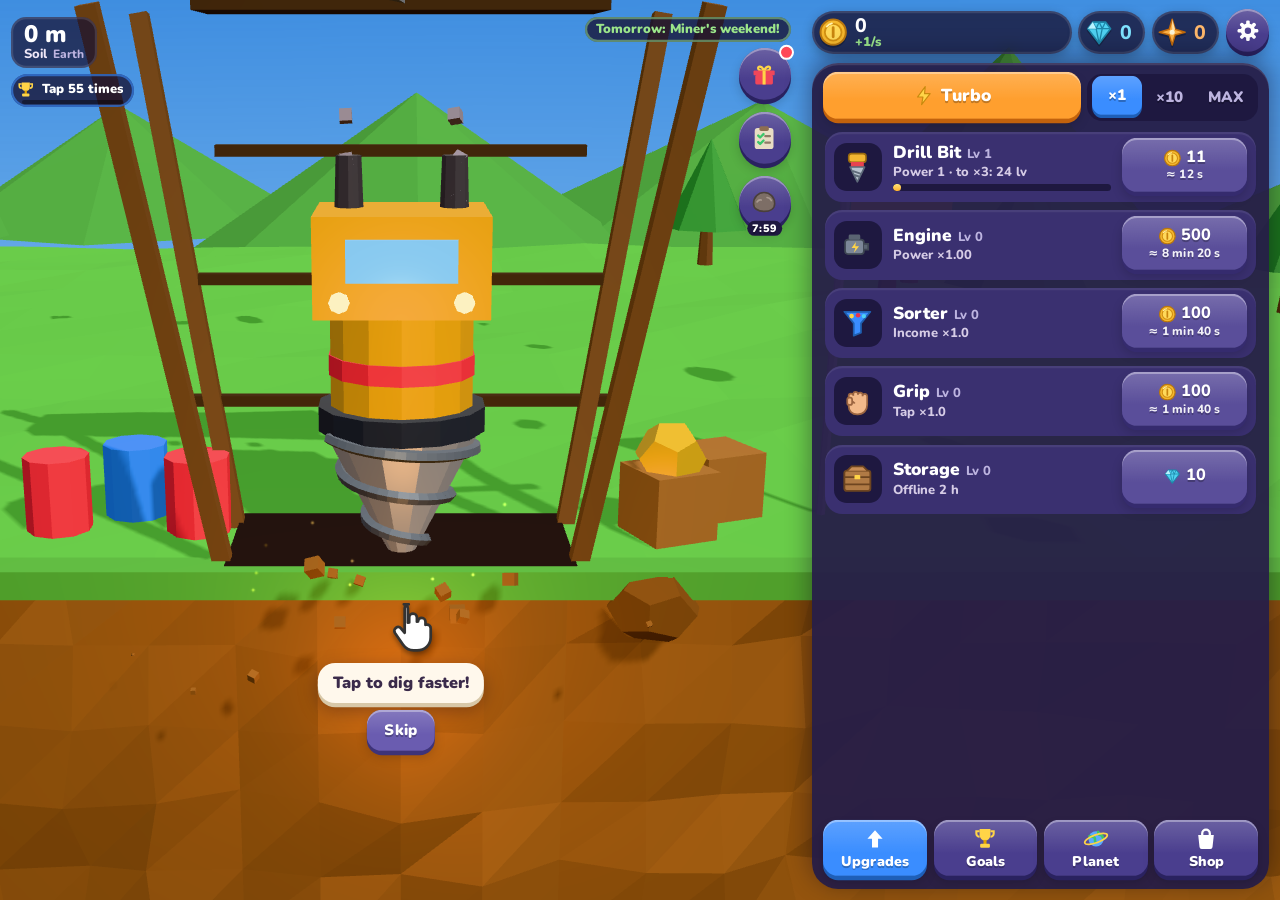
<file: deep-drill/index.html>
<!doctype html>
<html lang="en">
<head>
  <meta charset="utf-8">
  <meta name="viewport" content="width=device-width,initial-scale=1,maximum-scale=1,user-scalable=no,viewport-fit=cover">
  <title>Deeper! Idle Drill</title>
  <link rel="preload" href="fonts/nunito-latin-900.woff2" as="font" type="font/woff2" crossorigin>
  <link rel="stylesheet" href="css/style.css?v=95cc68b8">
  <script src="https://sdk.crazygames.com/crazygames-sdk-v3.js" onerror="window.__NO_SDK__=true"></script>
</head>
<body>
  <canvas id="game"></canvas>
  <div id="ui"></div>
  <div id="loader"><div class="ltitle">DEEPER!</div><div class="bar"><i></i></div></div>
  <script src="js/platform.js?v=95cc68b8"></script>
  <script src="js/i18n.js?v=95cc68b8"></script>
  <script src="js/audio.js?v=95cc68b8"></script>
  <script src="js/save.js?v=95cc68b8"></script>
  <script src="js/input.js?v=95cc68b8"></script>
  <script src="js/game/formulas.js?v=95cc68b8"></script>
  <script src="js/game/data.js?v=95cc68b8"></script>
  <script src="js/game/looks.js?v=95cc68b8"></script>
  <script src="js/game/retention.js?v=95cc68b8"></script>
  <script src="js/game/crystal.js?v=95cc68b8"></script>
  <script src="js/game/sim.js?v=95cc68b8"></script>
  <script src="js/game/goals.js?v=95cc68b8"></script>
  <script src="js/ui.js?v=95cc68b8"></script>
  <script type="module" src="js/game/render3d.js?v=95cc68b8"></script>
  <script type="module" src="js/main.js?v=95cc68b8"></script>
</body>
</html>
</file>
<file: deep-drill/css/style.css>
@font-face { font-family: "Nunito"; font-weight: 800; font-display: swap; src: url("../fonts/nunito-latin-800.woff2") format("woff2"); unicode-range: U+0000-00FF, U+0131, U+0152-0153, U+02BB-02BC, U+02C6, U+02DA, U+02DC, U+2000-206F, U+2074, U+20AC, U+2122, U+2191, U+2193, U+2212, U+2215, U+FEFF, U+FFFD; }
@font-face { font-family: "Nunito"; font-weight: 900; font-display: swap; src: url("../fonts/nunito-latin-900.woff2") format("woff2"); unicode-range: U+0000-00FF, U+0131, U+0152-0153, U+02BB-02BC, U+02C6, U+02DA, U+02DC, U+2000-206F, U+2074, U+20AC, U+2122, U+2191, U+2193, U+2212, U+2215, U+FEFF, U+FFFD; }
@font-face { font-family: "Nunito"; font-weight: 800; font-display: swap; src: url("../fonts/nunito-cyrillic-800.woff2") format("woff2"); unicode-range: U+0301, U+0400-045F, U+0490-0491, U+04B0-04B1, U+2116; }
@font-face { font-family: "Nunito"; font-weight: 900; font-display: swap; src: url("../fonts/nunito-cyrillic-900.woff2") format("woff2"); unicode-range: U+0301, U+0400-045F, U+0490-0491, U+04B0-04B1, U+2116; }
:root {
  --font: "Nunito", system-ui, -apple-system, "Segoe UI", Roboto, Arial, sans-serif;
  --mut: #BDB4E0;
  --panel: rgba(38, 30, 72, .95);
  --card: #3A3070;
  --card2: #463B86;
  --deep: #1E1840;
  --rim: rgba(255, 255, 255, .12);
  --gold: #FFD447;
  --gem: #7FE3FF;
  --r: 16px;
  --shadow: 0 6px 18px rgba(10, 6, 30, .35);
}
html, body {
  margin: 0; height: 100%; overflow: hidden; background: #17122C; color: #fff;
  touch-action: none; overscroll-behavior: none;
  -webkit-user-select: none; -moz-user-select: none; -ms-user-select: none; user-select: none;
  -webkit-touch-callout: none; -webkit-tap-highlight-color: transparent; font-family: var(--font); font-weight: 800;
}
#game { display: block; position: fixed; inset: 0; width: 100%; height: 100%; z-index: 0; }
#fx { position: fixed; inset: 0; width: 100%; height: 100%; z-index: 1; pointer-events: none; }
#ui { position: fixed; inset: 0; pointer-events: none; z-index: 2; }
#ui .interactive { pointer-events: auto; }

#loader {
  position: fixed; inset: 0; z-index: 20; display: flex; flex-direction: column; align-items: center; justify-content: center; gap: 22px;
  background: radial-gradient(circle at 50% 40%, #3A2E6E, #17122C 70%); transition: opacity .3s;
}
#loader.out { opacity: 0; }
.ltitle { font: 900 56px/1 var(--font); color: var(--gold); -webkit-text-stroke: 7px #4A2408; paint-order: stroke fill; letter-spacing: .02em;
  filter: drop-shadow(0 5px 0 #2A1404); }
.bar { width: min(64vw, 280px); height: 18px; background: var(--deep); border-radius: 99px; overflow: hidden; box-shadow: inset 0 2px 4px rgba(0,0,0,.4); }
.bar i { display: block; height: 100%; width: 0; background: linear-gradient(#FFE27A, #FFB02E); border-radius: 99px; transition: width .2s; }

.ic { width: 1.25em; height: 1.25em; flex: none; display: block; }
img.ic.pet { object-fit: contain; }

/* ---------- layout ---------- */
#app {
  position: fixed; inset: 0; margin: auto; box-sizing: border-box;
  display: grid; gap: 0;
  padding: env(safe-area-inset-top) env(safe-area-inset-right) 0 env(safe-area-inset-left);
  grid-template-columns: minmax(0, 1fr);
  grid-template-rows: auto minmax(0, 1fr) auto;
  grid-template-areas: "hud" "scene" "sheet";
}
#hud { grid-area: hud; }
#sceneBox { grid-area: scene; position: relative; min-height: 0; }
#sheet { grid-area: sheet; }
@media (min-aspect-ratio: 1/1) {
  #app {
    padding: calc(env(safe-area-inset-top) + 10px) calc(env(safe-area-inset-right) + 10px) calc(env(safe-area-inset-bottom) + 10px) env(safe-area-inset-left);
    grid-template-columns: minmax(0, 1fr) clamp(330px, 36%, 460px);
    grid-template-rows: auto minmax(0, 1fr);
    grid-template-areas: "scene hud" "scene sheet";
    column-gap: 10px; row-gap: 8px;
  }
}

/* ---------- buttons ---------- */
.btn {
  --c: #6A5CB0; --s: #3E3378;
  position: relative; display: inline-flex; align-items: center; justify-content: center; gap: .4em;
  border: 0; margin: 0; padding: 8px 14px; min-height: 44px; min-width: 44px; box-sizing: border-box; border-radius: 14px;
  font: 900 16px/1.1 var(--font); color: #fff; letter-spacing: .01em;
  background: linear-gradient(rgba(255,255,255,.18), rgba(255,255,255,0) 60%), var(--c);
  box-shadow: 0 4px 0 var(--s), inset 0 2px 0 rgba(255,255,255,.35), 0 6px 10px rgba(0,0,0,.18);
  cursor: pointer; outline: none; text-shadow: 0 2px 0 rgba(0,0,0,.25);
  transition: transform .08s, box-shadow .08s, opacity .15s, filter .15s;
  touch-action: manipulation; translate: 0 -2px;
}
.btn:active:not(:disabled) { transform: translateY(3px); box-shadow: 0 1px 0 var(--s), inset 0 2px 0 rgba(255,255,255,.25); }
.btn.pop { animation: pop .16s ease-out; }
.btn:disabled { opacity: .5; cursor: default; filter: saturate(.35); }
.btn:focus-visible { filter: brightness(1.15); }
.btn .lbl { display: block; min-width: 0; overflow: hidden; text-align: center; }
.green { --c: #3CC66B; --s: #1F8A45; }
.blue { --c: #3A8DFF; --s: #1E5FB8; }
.orange { --c: #FF9F2E; --s: #C2620C; }
.purple { --c: #9B5DE5; --s: #6638AD; }
.red { --c: #F0465A; --s: #A8233A; }
.gray { --c: #6A5CB0; --s: #3E3378; }
.ad { --c: #FF5A8A; --s: #B8305C; }
.gemc { --c: #22B4D8; --s: #12728E; }
.btn.big { font-size: 22px; padding: 12px 24px; min-height: 60px; border-radius: 18px; }
.btn.icon { padding: 0; width: 44px; height: 44px; }
.btn.icon .ic { width: 24px; height: 24px; }
@keyframes pop { 0% { scale: .9; } 60% { scale: 1.04; } 100% { scale: 1; } }
@keyframes beat { 0%, 100% { scale: 1; } 50% { scale: 1.06; } }
@keyframes glow { 50% { filter: brightness(1.18); } }

.amt { display: inline-flex; align-items: center; gap: 4px; white-space: nowrap; }
.amt .ic { width: 1.15em; height: 1.15em; }
.dot { position: absolute; top: -3px; right: -3px; width: 14px; height: 14px; border-radius: 50%; background: #FF4757; border: 2px solid #fff; box-sizing: border-box; animation: beat .9s ease-in-out infinite; }

/* ---------- hud ---------- */
#hud { display: flex; gap: 6px; align-items: center; min-width: 0; padding: 8px 10px 4px; }
@media (min-aspect-ratio: 1/1) { #hud { padding: 0; } }
.pill {
  display: flex; align-items: center; gap: 6px; padding: 4px 12px 4px 5px; min-width: 0; min-height: 40px; box-sizing: border-box;
  background: rgba(24, 18, 52, .78); border-radius: 99px; box-shadow: inset 0 0 0 2px var(--rim), 0 3px 10px rgba(0,0,0,.25);
  font: 900 18px/1 var(--font); white-space: nowrap; font-variant-numeric: tabular-nums;
  -webkit-backdrop-filter: blur(6px); backdrop-filter: blur(6px);
}
.pill .ic { width: 28px; height: 28px; filter: drop-shadow(0 2px 0 rgba(0,0,0,.25)); }
.pill.coins { flex: 1 1 auto; }
.pill .pv { display: flex; flex-direction: column; gap: 1px; min-width: 0; }
.pill .pv small { font: 900 12px/1 var(--font); color: #9BE58A; }
.pill .pv small.turbo { color: #FFB347; }
.pill.gems b { color: var(--gem); }
.pill.shards b { color: #FFB86B; }
.pill.bump { animation: bump .22s ease-out; }
@keyframes bump { 50% { transform: scale(1.1); filter: brightness(1.3); } }
#hud .gear { flex: none; width: 40px; height: 40px; min-height: 40px; min-width: 40px; border-radius: 50%; --c: #4A3E8E; --s: #2A2260; }
#hud .gear .ic { width: 22px; height: 22px; }

/* ---------- scene overlays: kept to the edges so the drill in the middle stays clear ---------- */
.sctop { position: absolute; left: 10px; top: 6px; max-width: calc(50% - 40px); display: flex; flex-direction: column; align-items: flex-start; gap: 6px; pointer-events: none; }
.scright { position: absolute; right: 10px; top: 6px; max-width: calc(50% - 40px); display: flex; flex-direction: column; align-items: flex-end; gap: 6px; pointer-events: none; }
#sceneBox.busy .sctop, #sceneBox.busy .scright, #sceneBox.busy .scleft { visibility: hidden; }
.depthlbl { display: flex; flex-direction: column; padding: 4px 12px 5px; background: rgba(24, 18, 52, .72); border-radius: 14px; max-width: 100%; box-sizing: border-box;
  box-shadow: inset 0 0 0 2px var(--rim); }
.depthlbl b { font: 900 22px/1.05 var(--font); font-variant-numeric: tabular-nums; white-space: nowrap; }
.depthlbl .dsub { display: flex; gap: 6px; align-items: baseline; min-width: 0; }
.depthlbl span { font: 800 12px/1.2 var(--font); color: #EDE6F7; min-width: 0; overflow: hidden; text-overflow: ellipsis; white-space: nowrap; }
.depthlbl em { font: 800 11px/1.2 var(--font); color: var(--mut); font-style: normal; white-space: nowrap; }
.strip { padding: 4px 10px; font: 900 12px/1.2 var(--font); background: rgba(24, 18, 52, .78); max-width: 100%; border-radius: 99px; box-sizing: border-box;
  box-shadow: inset 0 0 0 2px var(--rim); }
.strip.vein { color: #FFE27A; box-shadow: inset 0 0 0 2px rgba(255, 212, 71, .5); }
.strip.wknd { color: #9BE58A; box-shadow: inset 0 0 0 2px rgba(155, 229, 138, .5); }
.strip.quest { display: flex; align-items: center; gap: 6px; color: #fff; cursor: pointer; border: 0; padding: 4px 10px 6px 5px; min-height: 30px; text-align: left;
  position: relative; overflow: hidden; font-family: var(--font); box-shadow: inset 0 0 0 2px rgba(58, 141, 255, .6); }
.strip.quest .qic .ic { width: 18px; height: 18px; }
.strip.quest > span:nth-child(2) { min-width: 0; overflow: hidden; text-overflow: ellipsis; white-space: nowrap; }
.strip.quest .qbar { position: absolute; left: 10px; right: 10px; bottom: 3px; height: 3px; border-radius: 3px; background: rgba(0,0,0,.4); overflow: hidden; }
.strip.quest .qbar i { display: block; height: 100%; background: #5AA9FF; border-radius: 3px; }
.strip.quest.done { color: #9BE58A; box-shadow: inset 0 0 0 2px rgba(60, 198, 107, .8); }
.strip.quest.pulse { animation: beat .3s ease-in-out 3; }
.scleft { display: flex; flex-direction: column; align-items: flex-end; gap: 11px; margin-top: 2px; }
.scleft .btn { width: 48px; height: 48px; min-height: 48px; padding: 0; flex-direction: column; gap: 0; border-radius: 50%; --c: #4A3E8E; --s: #2A2260; }
.scleft .btn .ic { width: 26px; height: 26px; }
.scleft .btn small { position: absolute; bottom: -7px; left: 50%; translate: -50% 0; padding: 1px 5px; border-radius: 99px; background: var(--deep);
  font: 900 10px/1.2 var(--font); font-variant-numeric: tabular-nums; white-space: nowrap; }
.scleft .btn.ready { --c: #3CC66B; --s: #1F8A45; animation: beat .8s ease-in-out infinite; }

.platebox { position: absolute; left: 12px; right: 12px; max-width: 360px; margin: 0 auto; display: none; flex-direction: column; align-items: center; gap: 5px; pointer-events: none; }
.platebox.on { display: flex; }
.platebox .prow { display: flex; align-items: center; gap: 6px; width: 100%; }
.hpbar { flex: 1; height: 20px; background: rgba(24, 18, 52, .85); position: relative; border-radius: 99px; overflow: hidden; box-shadow: inset 0 0 0 2px var(--rim); }
.hpbar i { position: absolute; left: 0; top: 0; bottom: 0; background: linear-gradient(#FF8A7A, #F0465A); border-radius: 99px; box-shadow: inset 0 2px 0 rgba(255,255,255,.35); }
.hpbar span { position: absolute; inset: 0; display: flex; align-items: center; justify-content: center; font: 900 11px/1 var(--font); text-shadow: 0 1px 2px #000; }
.tring { width: 34px; height: 34px; position: relative; flex: none; }
.tring svg { width: 100%; height: 100%; display: block; transform: rotate(-90deg); }
.tring .rbg { fill: rgba(24, 18, 52, .85); stroke: rgba(255,255,255,.15); stroke-width: 4; }
.tring .rfg { fill: none; stroke: #FFD447; stroke-width: 4; stroke-linecap: round; }
.tring b { position: absolute; inset: 0; display: flex; align-items: center; justify-content: center; font: 900 12px/1 var(--font); }
.phint { font: 800 12px/1.3 var(--font); text-align: center; padding: 4px 10px; background: rgba(24, 18, 52, .82); border-radius: 12px; }

.corebox { position: absolute; left: 50%; bottom: 18px; transform: translateX(-50%); display: none; flex-direction: column; align-items: center; gap: 8px; width: min(78%, 340px); }
.corebox.on { display: flex; }
.corebox .btn { animation: beat .9s ease-in-out infinite; }
.corebox .phint { color: #4A2408; background: #FFF0C8; }
@media (max-aspect-ratio: 1/1) {
  .corebox { bottom: 12px; }
  .corebox .phint { display: none; }
  .corebox .btn.big { font-size: 18px; min-height: 48px; padding: 8px 18px; }
}

.lbanner { position: absolute; left: 50%; bottom: 12px; transform: translate(-50%, 0); padding: 9px 18px; display: none; flex-direction: column; align-items: center; gap: 4px;
  background: linear-gradient(#5A4AB0, #3E3384); border-radius: 18px; font: 900 20px/1.15 var(--font); text-align: center; pointer-events: none; max-width: 80%;
  box-shadow: 0 4px 0 #2A2260, var(--shadow); text-shadow: 0 2px 0 rgba(0,0,0,.3); }
.lbanner.on { display: flex; animation: bannerin .35s cubic-bezier(.3, 1.6, .5, 1); }
@keyframes bannerin { from { opacity: 0; transform: translate(-50%, 20px) scale(.8); } to { opacity: 1; transform: translate(-50%, 0) scale(1); } }
.lbanner small { font: 900 15px/1 var(--font); color: var(--gem); display: flex; align-items: center; gap: 4px; }
.lbanner small .ic { width: 20px; height: 20px; }
.lbanner.warn { background: linear-gradient(#E0485A, #A82338); box-shadow: 0 4px 0 #6A1020, var(--shadow); color: #FFF0F0; font-size: 17px; }

.utip { position: fixed; z-index: 8; width: 260px; display: none; flex-direction: column; gap: 6px; padding: 11px 13px; pointer-events: none; box-sizing: border-box;
  background: #FFF8EC; color: #4A3A5A; border-radius: 16px; box-shadow: 0 4px 0 #D8C8A8, var(--shadow); font: 800 12px/1.4 var(--font); }
.utip.on { display: flex; }
.utip b { font: 900 16px/1.1 var(--font); color: #3A2A4A; }
.utip p { margin: 0; }
.utip .trow { display: flex; justify-content: space-between; gap: 8px; }
.utip .trow span { color: #8A7A9A; }
.utip .trow em { font-style: normal; font-weight: 900; color: #3A2A4A; }
.utip .trow em.up { color: #1F9A4E; }
.utip .tlook { display: flex; align-items: center; gap: 6px; padding-top: 6px; border-top: 2px dashed #E8DCC4; color: #C2620C; font-weight: 900; }
.utip .tlook .ic { width: 20px; height: 20px; }
.urow { cursor: help; }
.urow .ubtn { cursor: pointer; }

.cmps { display: flex; flex-direction: column; gap: 5px; padding: 9px 11px; background: var(--card); border-radius: 14px; }
.cmp { display: grid; grid-template-columns: 1fr auto 14px auto; align-items: center; gap: 6px; font: 800 14px/1.2 var(--font); }
.cmp span { color: var(--mut); }
.cmp em { font-style: normal; color: #D6CCE6; text-align: right; }
.cmp i { font-style: normal; color: #FFD447; font-size: 10px; text-align: center; }
.cmp b { color: #9BE58A; font-weight: 900; }
.newperk { display: flex; align-items: center; justify-content: center; gap: 8px; padding: 9px; background: #4A3416; border-radius: 14px; box-shadow: inset 0 0 0 2px #FFB347;
  font: 900 14px/1.25 var(--font); color: #FFE2A8; text-align: center; }
.newperk .ic { width: 22px; height: 22px; }
.ptext.small { font-size: 13px; }
.ach.perk em { font-style: normal; font: 800 11px/1 var(--font); color: var(--mut); white-space: nowrap; }
.task.macro .mrw { display: flex; align-items: center; opacity: .75; font: 900 14px/1 var(--font); }
.qcard .gbar { height: 8px; background: var(--deep); margin: 5px 0; border-radius: 99px; overflow: hidden; }
.qcard .gbar i { display: block; height: 100%; background: linear-gradient(#7FC0FF, #3A8DFF); border-radius: 99px; }
.qcard.done { box-shadow: inset 0 0 0 2px #3CC66B; }

/* ---------- sheet: ctrl + body + tabs ---------- */
#sheet { display: flex; flex-direction: column; gap: 8px; min-height: 0; padding: 4px 10px calc(env(safe-area-inset-bottom) + 8px);
  background: var(--panel); border-radius: 24px 24px 0 0; box-shadow: 0 -6px 24px rgba(8, 4, 24, .45), inset 0 2px 0 var(--rim); }
.grab { display: block; align-self: center; width: 84px; height: 18px; margin: 0 0 -4px; padding: 0; border: 0; background: none; cursor: pointer; touch-action: manipulation; }
.grab i { display: block; width: 44px; height: 5px; margin: 0 auto; border-radius: 99px; background: rgba(255,255,255,.35); }
#body { height: min(28vh, 300px); transition: height .25s ease; }
#sheet { position: relative; }
#sheet.closed #body { height: 0; }
#sheet.closed #ctrl { display: none; }
@media (min-aspect-ratio: 1/1) {
  #sheet { border-radius: 24px; padding: 10px; }
  .grab { display: none; }
  #body { flex: 1 1 auto; height: auto; }
  #sheet.closed #body { height: auto; }
  #sheet.closed #ctrl { display: flex; }
}

#ctrl { display: flex; gap: 6px; align-items: center; }
.turbob { flex: 1 1 auto; min-width: 0; --c: #FF9F2E; --s: #C2620C; font-variant-numeric: tabular-nums; }
.turbob.on { --c: #FF7A1A; --s: #A84008; animation: glow .8s ease-in-out infinite; }
.seg { display: flex; background: var(--deep); padding: 4px; gap: 3px; flex: none; border-radius: 14px; }
.seg .btn { min-height: 36px; min-width: 46px; padding: 4px 9px; font-size: 14px; border-radius: 10px; --c: transparent; --s: transparent; box-shadow: none; background: transparent; translate: 0 0; color: var(--mut); }
.seg .btn.on { --c: #3A8DFF; --s: #1E5FB8; color: #fff; background: linear-gradient(rgba(255,255,255,.18), rgba(255,255,255,0) 60%), var(--c); box-shadow: 0 3px 0 var(--s); translate: 0 -2px; }

#body { min-height: 0; border-radius: 16px; }
.scroll { overflow-y: auto; overflow-x: hidden; touch-action: pan-y; -webkit-overflow-scrolling: touch; overscroll-behavior: contain;
  scrollbar-width: thin; scrollbar-color: #6A5CB0 transparent; }
.scroll::-webkit-scrollbar { width: 6px; }
.scroll::-webkit-scrollbar-thumb { background: #6A5CB0; border-radius: 6px; }
.tabpane { display: flex; flex-direction: column; gap: 8px; padding: 2px 2px 6px; }

.urow { display: flex; align-items: center; gap: 10px; padding: 7px 8px; background: var(--card); border-radius: 16px; position: relative; box-shadow: inset 0 2px 0 rgba(255,255,255,.07); }
.urow .uic { flex: none; width: 44px; height: 44px; background: var(--deep); border-radius: 12px; display: flex; align-items: center; justify-content: center; }
.urow .uic .ic { width: 32px; height: 32px; }
.urow .uinfo { flex: 1 1 auto; min-width: 0; display: flex; flex-direction: column; gap: 3px; }
.urow .uname { display: flex; align-items: baseline; gap: 6px; font: 900 16px/1.1 var(--font); white-space: nowrap; overflow: hidden; }
.urow .uname em { font: 800 12px/1 var(--font); color: var(--mut); font-style: normal; }
.urow .ueff { font: 800 12px/1.2 var(--font); color: #D6CCE6; white-space: nowrap; overflow: hidden; text-overflow: ellipsis; }
.urow .ubar { height: 6px; background: var(--deep); overflow: hidden; border-radius: 99px; }
.urow .ubar i { display: block; height: 100%; background: linear-gradient(#FFE27A, #FFB02E); border-radius: 99px; }
.urow .ubtn { flex: none; width: 116px; min-height: 50px; flex-direction: column; gap: 2px; padding: 4px 6px; --c: #3CC66B; --s: #1F8A45; }
.urow .ubtn .lbl { display: inline-flex; align-items: center; gap: 4px; font-size: 15px; }
.urow .ubtn small { font: 800 11px/1 var(--font); opacity: .92; }
.urow .ubtn.no { --c: #5A4E9A; --s: #352B6E; }
.urow .ubtn.can { animation: glow 1.1s ease-in-out infinite; }
.urow .ubtn.gemb { --c: #22B4D8; --s: #12728E; }
.urow .ubtn.gemb.no { --c: #5A4E9A; --s: #352B6E; }
.urow.hl { box-shadow: inset 0 0 0 3px #FFD447; }

.card { display: flex; align-items: center; gap: 10px; padding: 9px; background: var(--card); border-radius: 16px; }
.card .uic { flex: none; width: 44px; height: 44px; display: flex; align-items: center; justify-content: center; background: var(--deep); border-radius: 12px; }
.card .uic .ic { width: 32px; height: 32px; }
.card .uic img.ic.pet { width: 42px; height: 42px; }
.card .cinfo { flex: 1; min-width: 0; }
.card .cname { font: 900 15px/1.2 var(--font); }
.card .cdesc { font: 800 12px/1.35 var(--font); color: var(--mut); }
.card .cbtns { display: flex; flex-direction: column; gap: 7px; flex: none; width: 46%; max-width: 210px; }
.card .cbtns .btn { font-size: 14px; padding: 6px 8px; }
.card .cbtns .btn .lbl { display: inline-flex; align-items: center; gap: 4px; }
.card .chave { font: 800 11px/1.3 var(--font); color: #FFB86B; margin-top: 2px; }
.gemhead { display: flex; align-items: center; justify-content: center; gap: 8px; padding: 8px; font: 900 22px/1 var(--font); color: var(--gem);
  background: var(--deep); border-radius: 14px; }
.gemhead .ic { width: 28px; height: 28px; }
.sechead { font: 900 13px/1 var(--font); text-transform: uppercase; letter-spacing: .08em; color: #FFD447; padding: 8px 4px 0; }
.note { font: 800 12px/1.4 var(--font); color: var(--mut); text-align: center; padding: 2px 6px; }
.skins { display: grid; grid-template-columns: repeat(auto-fill, minmax(100px, 1fr)); gap: 8px; }
.skin { display: flex; flex-direction: column; align-items: center; gap: 5px; padding: 8px 6px; background: var(--card); border-radius: 16px; }
.skin.sel { box-shadow: inset 0 0 0 3px #3CC66B; }
.skin canvas { height: 84px; width: auto; display: block; }
.skin .sn { font: 900 12px/1.15 var(--font); text-align: center; min-height: 28px; display: flex; align-items: center; }
.skin .btn { width: 100%; min-height: 40px; font-size: 13px; padding: 5px 4px; }
.skin .btn .lbl { display: inline-flex; align-items: center; gap: 3px; }

.plhead { display: flex; align-items: center; gap: 10px; }
.plhead .pname { font: 900 20px/1.1 var(--font); }
.plhead .pmeta { font: 800 12px/1.4 var(--font); color: var(--mut); }
.plhead .pmeta b { color: #FFB86B; }
.layers { display: flex; flex-direction: column; overflow: hidden; border-radius: 16px; }
.lrow { display: flex; align-items: center; gap: 8px; padding: 5px 10px; font: 900 13px/1.2 var(--font); position: relative; min-height: 28px; box-shadow: inset 0 2px 0 rgba(255,255,255,.15), inset 0 -2px 0 rgba(0,0,0,.15); }
.lrow.future { filter: brightness(.45) saturate(.6); }
.lrow .ln { flex: 1; min-width: 0; text-shadow: 0 1px 2px rgba(0,0,0,.6); }
.lrow .ld { font: 800 11px/1 var(--font); opacity: .95; text-shadow: 0 1px 2px rgba(0,0,0,.6); white-space: nowrap; }
.lrow .here { padding: 2px 7px; background: #fff; color: #222; font: 900 10px/1.2 var(--font); text-transform: uppercase; border-radius: 99px; }
.lrow.vein { outline: 3px solid #FFD447; outline-offset: -3px; animation: glow 1.2s ease-in-out infinite; }
.relics { display: grid; grid-template-columns: repeat(auto-fill, minmax(76px, 1fr)); gap: 7px; }
.relicc { display: flex; flex-direction: column; align-items: center; gap: 4px; padding: 8px 4px; background: var(--card); border-radius: 14px; text-align: center; font: 800 11px/1.15 var(--font); min-height: 84px; }
.relicc .ic { width: 40px; height: 40px; filter: grayscale(1) brightness(.4) opacity(.6); }
.relicc.on { box-shadow: inset 0 0 0 2px #9B5DE5; }
.relicc.on .ic { filter: drop-shadow(0 2px 0 rgba(0,0,0,.3)); }
.relicc em { font-style: normal; color: var(--mut); font-size: 10px; }
.ach { display: flex; align-items: center; gap: 8px; padding: 7px 10px; background: var(--card); border-radius: 14px; font: 800 13px/1.2 var(--font); }
.ach.done { background: #255A3E; }
.ach .an { flex: 1; min-width: 0; }
.ach .ic { width: 22px; height: 22px; }
.ach .chk { color: #5AE08A; }

/* ---------- tabs ---------- */
#tabs { display: flex; gap: 6px; }
#tabs .btn { flex: 1 1 0; min-width: 0; padding: 4px; min-height: 52px; font-size: 13px; flex-direction: column; gap: 2px; --c: #4A3E8E; --s: #2A2260; border-radius: 14px; }
#tabs .btn .ic { width: 24px; height: 24px; }
#tabs .btn .lbl { max-width: 100%; }
#tabs .btn.on { --c: #3A8DFF; --s: #1E5FB8; }

/* ---------- modals ---------- */
.overlay { position: fixed; inset: 0; z-index: 5; display: flex; align-items: center; justify-content: center; box-sizing: border-box;
  background: rgba(14, 10, 32, .62); padding: calc(env(safe-area-inset-top) + 10px) 12px calc(env(safe-area-inset-bottom) + 10px); animation: fade .18s ease-out; }
.overlay.out { animation: fadeout .16s ease-in forwards; }
@keyframes fade { from { opacity: 0; } to { opacity: 1; } }
@keyframes fadeout { to { opacity: 0; } }
@keyframes popin { from { transform: scale(.82); opacity: 0; } to { transform: scale(1); opacity: 1; } }
.panel { position: relative; width: min(100%, 420px); max-height: 100%; display: flex; flex-direction: column; gap: 12px; box-sizing: border-box;
  padding: 18px 16px 16px; background: linear-gradient(#3E3480, #2C2462); border-radius: 26px;
  box-shadow: 0 6px 0 #1C1648, inset 0 2px 0 rgba(255,255,255,.14), 0 18px 40px rgba(0,0,0,.4);
  animation: popin .24s cubic-bezier(.3, 1.5, .5, 1); overflow: hidden; }
.panel .pscroll { min-height: 0; display: flex; flex-direction: column; gap: 10px; }
.ptitle { font: 900 23px/1.15 var(--font); text-align: center; padding: 0 46px; color: #FFE27A; text-shadow: 0 2px 0 rgba(0,0,0,.3); }
.ptext { text-align: center; color: var(--mut); font: 800 15px/1.4 var(--font); }
.pbtns { display: flex; flex-direction: column; gap: 11px; padding-top: 2px; }
.pbtns .btn { width: 100%; }
.xbtn { position: absolute; top: 10px; right: 10px; width: 40px; height: 40px; min-height: 40px; min-width: 40px; z-index: 1; border-radius: 50%; }
.xbtn .ic { width: 20px; height: 20px; }
.bigval { display: flex; justify-content: center; align-items: center; gap: 8px; font: 900 36px/1 var(--font); text-shadow: 0 3px 0 rgba(0,0,0,.3); }
.bigval .ic { width: 42px; height: 42px; }
.gline { display: flex; justify-content: center; align-items: center; gap: 10px; flex-wrap: wrap; font: 900 16px/1.25 var(--font); color: #EDE6F7; }
.goal { padding: 9px 11px 11px; background: var(--card); border-radius: 14px; display: flex; flex-direction: column; gap: 5px; }
.goal .gl { font: 900 11px/1 var(--font); color: #FFD447; text-transform: uppercase; letter-spacing: .08em; }
.goal .gt { font: 900 14px/1.25 var(--font); }
.goal .gbar { height: 10px; background: var(--deep); overflow: hidden; border-radius: 99px; }
.goal .gbar i { display: block; height: 100%; background: linear-gradient(#7AF0A0, #3CC66B); border-radius: 99px; }
.bigicon { display: flex; justify-content: center; }
.bigicon .ic { width: 88px; height: 88px; filter: drop-shadow(0 4px 0 rgba(0,0,0,.25)); }
.bigicon.shake .ic { animation: wob .5s ease-in-out infinite; }
@keyframes wob { 0%, 100% { transform: rotate(0); } 25% { transform: rotate(-8deg); } 75% { transform: rotate(8deg); } }
.timer { text-align: center; font: 900 30px/1 var(--font); font-variant-numeric: tabular-nums; }

.dgrid { display: grid; grid-template-columns: repeat(4, 1fr); gap: 7px; }
.dcard { position: relative; display: flex; flex-direction: column; align-items: center; justify-content: center; gap: 5px; padding: 8px 3px;
  background: var(--card); border-radius: 14px; min-height: 76px; text-align: center; }
.dcard.d7 { grid-column: span 2; background: #5A4420; }
.dcard.cur { background: #3CC66B; box-shadow: inset 0 0 0 3px #FFD447; animation: beat .9s ease-in-out infinite; }
.dcard.done { opacity: .45; }
.dday { font: 900 12px/1 var(--font); color: var(--mut); }
.dcard.cur .dday { color: #fff; }
.ri { display: inline-flex; align-items: center; gap: 3px; font: 900 13px/1.1 var(--font); justify-content: center; }
.ri .ic { width: 22px; height: 22px; }

.tlist { display: flex; flex-direction: column; gap: 8px; }
.task { display: flex; align-items: center; gap: 10px; padding: 9px 10px; background: var(--card); border-radius: 14px; }
.task .uic { flex: none; display: flex; align-items: center; justify-content: center; }
.task .uic .ic { width: 32px; height: 32px; }
.task .tinfo { flex: 1; min-width: 0; display: flex; flex-direction: column; gap: 4px; }
.task .tn { font: 900 14px/1.2 var(--font); }
.task .tb { height: 8px; background: var(--deep); overflow: hidden; border-radius: 99px; }
.task .tb i { display: block; height: 100%; background: linear-gradient(#7FC0FF, #3A8DFF); border-radius: 99px; }
.task .tp { font: 800 11px/1 var(--font); color: var(--mut); }
.task .btn { flex: none; min-width: 86px; font-size: 14px; }
.task.claimed { opacity: .55; }
.chk .ic { width: 28px; height: 28px; }

.srows { display: flex; flex-direction: column; gap: 8px; }
.srow { display: flex; align-items: center; gap: 10px; min-height: 46px; }
.srow .sname { flex: 1; font: 900 16px/1.2 var(--font); min-width: 0; }
.srow .sic { color: var(--mut); } .srow .sic .ic { width: 24px; height: 24px; }
.tog { width: 64px; height: 38px; min-height: 38px; padding: 0; border-radius: 99px; --c: #4A3E8E; --s: #2A2260; }
.tog i { position: absolute; left: 4px; top: 4px; width: 30px; height: 30px; border-radius: 50%; background: #fff; box-shadow: 0 2px 0 rgba(0,0,0,.2); transition: left .15s ease; }
.tog.on { --c: #3CC66B; --s: #1F8A45; }
.tog.on i { left: 30px; }
.opts { display: flex; gap: 6px; }
.opts .btn { min-height: 40px; padding: 5px 10px; font-size: 14px; --c: #4A3E8E; --s: #2A2260; }
.opts .btn.on { --c: #3A8DFF; --s: #1E5FB8; }
.flag .ic { width: 27px; height: 18px; border-radius: 3px; }
.acct { padding: 10px; background: var(--card); border-radius: 14px; display: flex; flex-direction: column; gap: 8px; }
.keys { font: 800 12px/1.3 var(--font); color: var(--mut); text-align: center; }

.blocker { position: fixed; inset: 0; z-index: 9; background: rgba(0,0,0,.3); display: flex; align-items: center; justify-content: center; }
.blocker i { width: 40px; height: 40px; border-radius: 50%; border: 5px solid rgba(255,255,255,.25); border-top-color: #FFD447; animation: spin .8s linear infinite; box-sizing: border-box; }
@keyframes spin { to { transform: rotate(360deg); } }

/* ---------- toasts: over the top edge of the panel, never over the mine ---------- */
.toasts { position: absolute; left: 10px; right: 10px; top: 10px; z-index: 10; display: flex; flex-direction: column; align-items: center; gap: 6px; pointer-events: none; }
#sheet.closed .toasts { top: auto; bottom: calc(100% + 8px); }
@media (min-aspect-ratio: 1/1) { #sheet.closed .toasts { top: 10px; bottom: auto; } }
.toast { display: flex; align-items: center; gap: 8px; padding: 7px 14px; background: rgba(30, 24, 66, .92); border-radius: 99px; font: 900 14px/1.25 var(--font);
  animation: popin .25s cubic-bezier(.3, 1.5, .5, 1); max-width: 100%; box-sizing: border-box; text-align: center; transition: opacity .3s, transform .3s;
  box-shadow: inset 0 0 0 2px var(--rim), var(--shadow); }
.toast.out { opacity: 0; transform: translateY(8px); }
.toast .ic { width: 24px; height: 24px; }

/* ---------- tutorial ---------- */
.tip { position: fixed; z-index: 4; display: flex; flex-direction: column; align-items: center; gap: 8px; pointer-events: none; animation: popin .25s ease-out; transform: translate(-50%, 0); }
.tip .tt { background: #FFF8EC; color: #3A2A4A; padding: 9px 14px; font: 900 15px/1.3 var(--font); text-align: center; max-width: 250px; border-radius: 16px; box-shadow: 0 4px 0 #D8C8A8, var(--shadow); }
.tip .btn { pointer-events: auto; min-height: 38px; font-size: 14px; padding: 5px 16px; }
.hand { position: fixed; z-index: 4; width: 50px; height: 50px; pointer-events: none; animation: handtap .8s ease-in-out infinite; filter: drop-shadow(0 3px 2px rgba(0,0,0,.35)); }
.hand .ic { width: 100%; height: 100%; }
@keyframes handtap { 0%, 100% { transform: translate(0, 8px); } 50% { transform: translate(0, 0); } }

/* ---------- compact ---------- */
@media (max-height: 560px) {
  #app { row-gap: 6px; }
  .pill { font-size: 15px; min-height: 34px; padding: 3px 10px 3px 4px; }
  .pill .ic { width: 22px; height: 22px; }
  .pill .pv small { font-size: 11px; }
  #hud .gear { width: 34px; height: 34px; min-height: 34px; min-width: 34px; }
  #ctrl .btn { min-height: 40px; }
  .seg .btn { min-height: 30px; min-width: 42px; }
  #tabs .btn { min-height: 44px; gap: 0; padding: 2px; }
  #tabs .btn .ic { width: 20px; height: 20px; }
  #tabs .btn .lbl { font-size: 11px; }
  .urow { padding: 5px 6px; gap: 8px; }
  .urow .uic { width: 36px; height: 36px; } .urow .uic .ic { width: 26px; height: 26px; }
  .urow .ubtn { width: 104px; min-height: 44px; }
  .panel { padding: 13px 12px 12px; gap: 9px; }
  .ptitle { font-size: 19px; }
  .bigval { font-size: 28px; }
  .bigicon .ic { width: 60px; height: 60px; }
  .dcard { min-height: 56px; padding: 4px 3px; }
  .depthlbl b { font-size: 18px; }
  .scleft .btn { width: 42px; height: 42px; min-height: 42px; min-width: 42px; }
  .scleft .btn .ic { width: 22px; height: 22px; }
  .lbanner { font-size: 17px; }
}
@media (max-height: 560px) and (orientation: landscape) {
  .pbtns { flex-direction: row; flex-wrap: wrap; }
  .pbtns .btn { flex: 1 1 40%; width: auto; }
  .panel { width: min(100%, 540px); }
  .panel.wide { width: min(100%, 640px); }
}
@media (max-width: 380px) {
  .urow .ubtn { width: 98px; }
  .pill { font-size: 15px; }
  .depthlbl b { font-size: 19px; }
}
</file>
